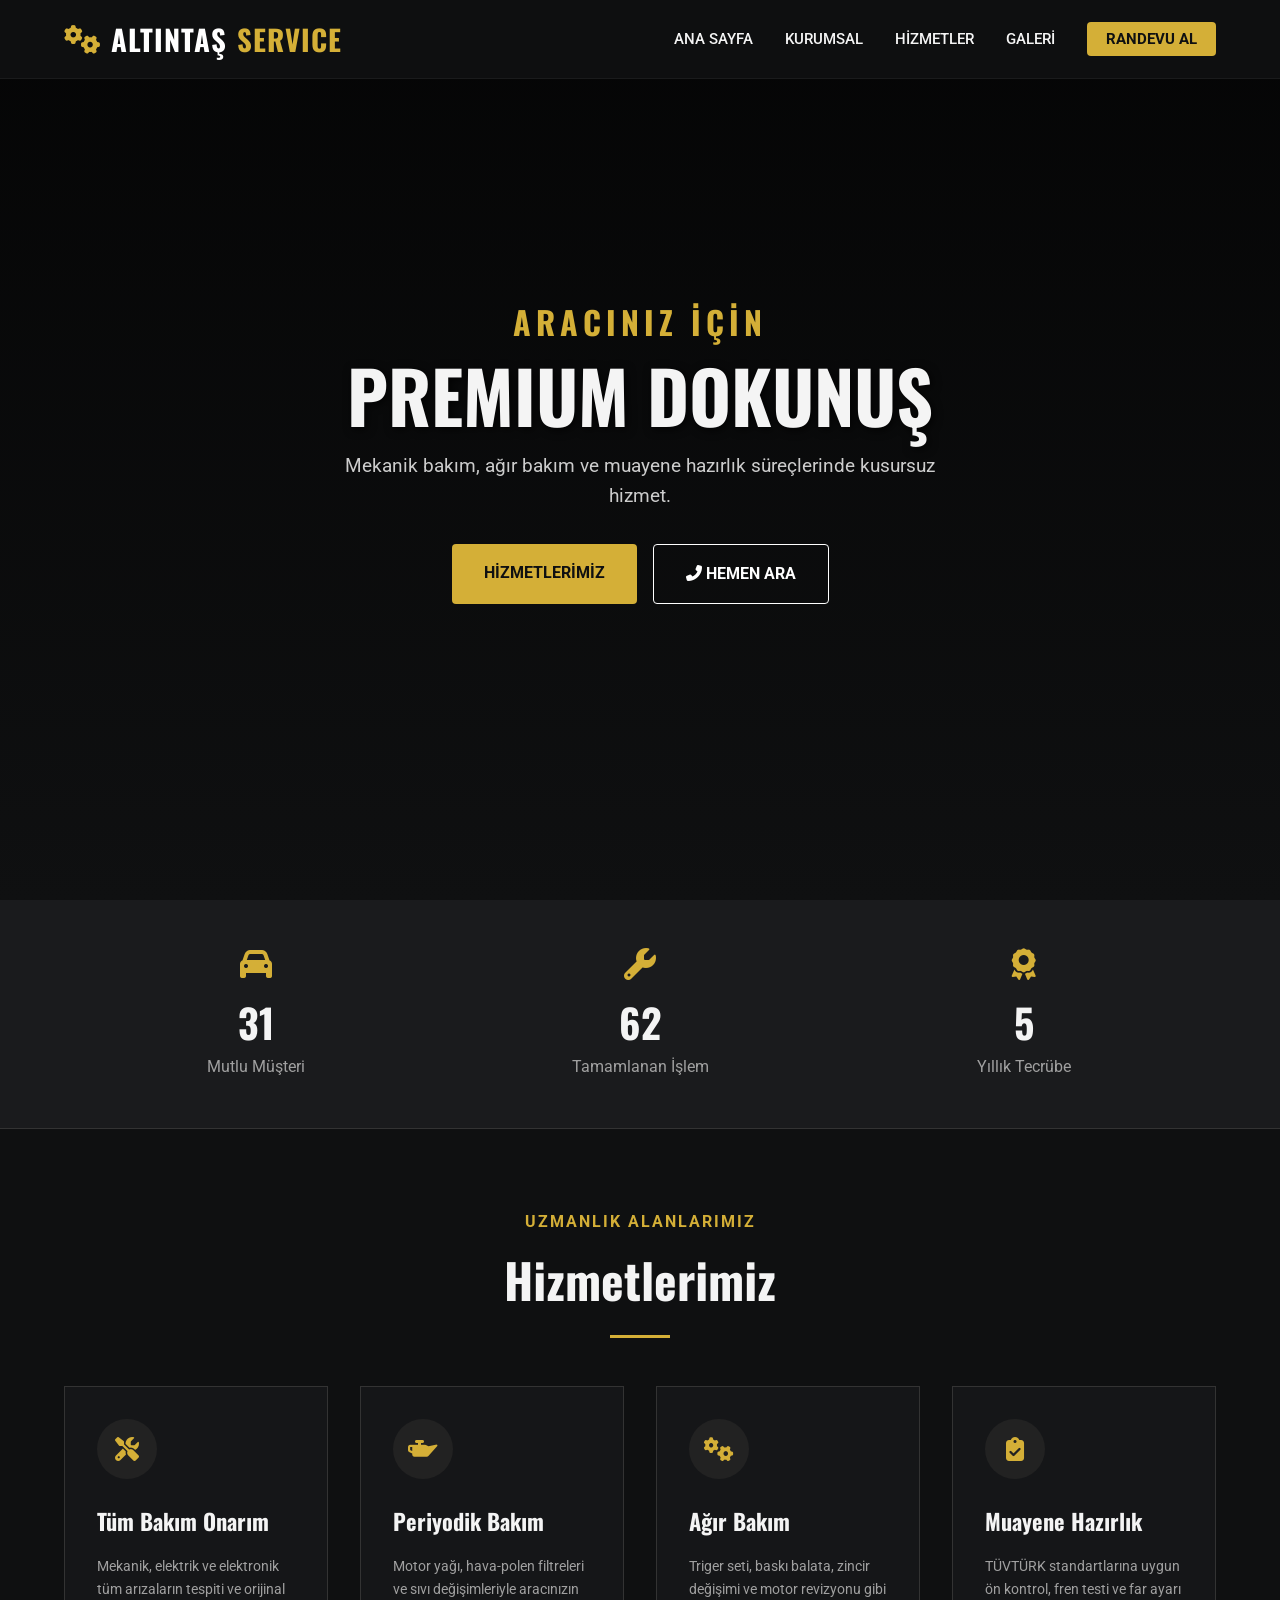
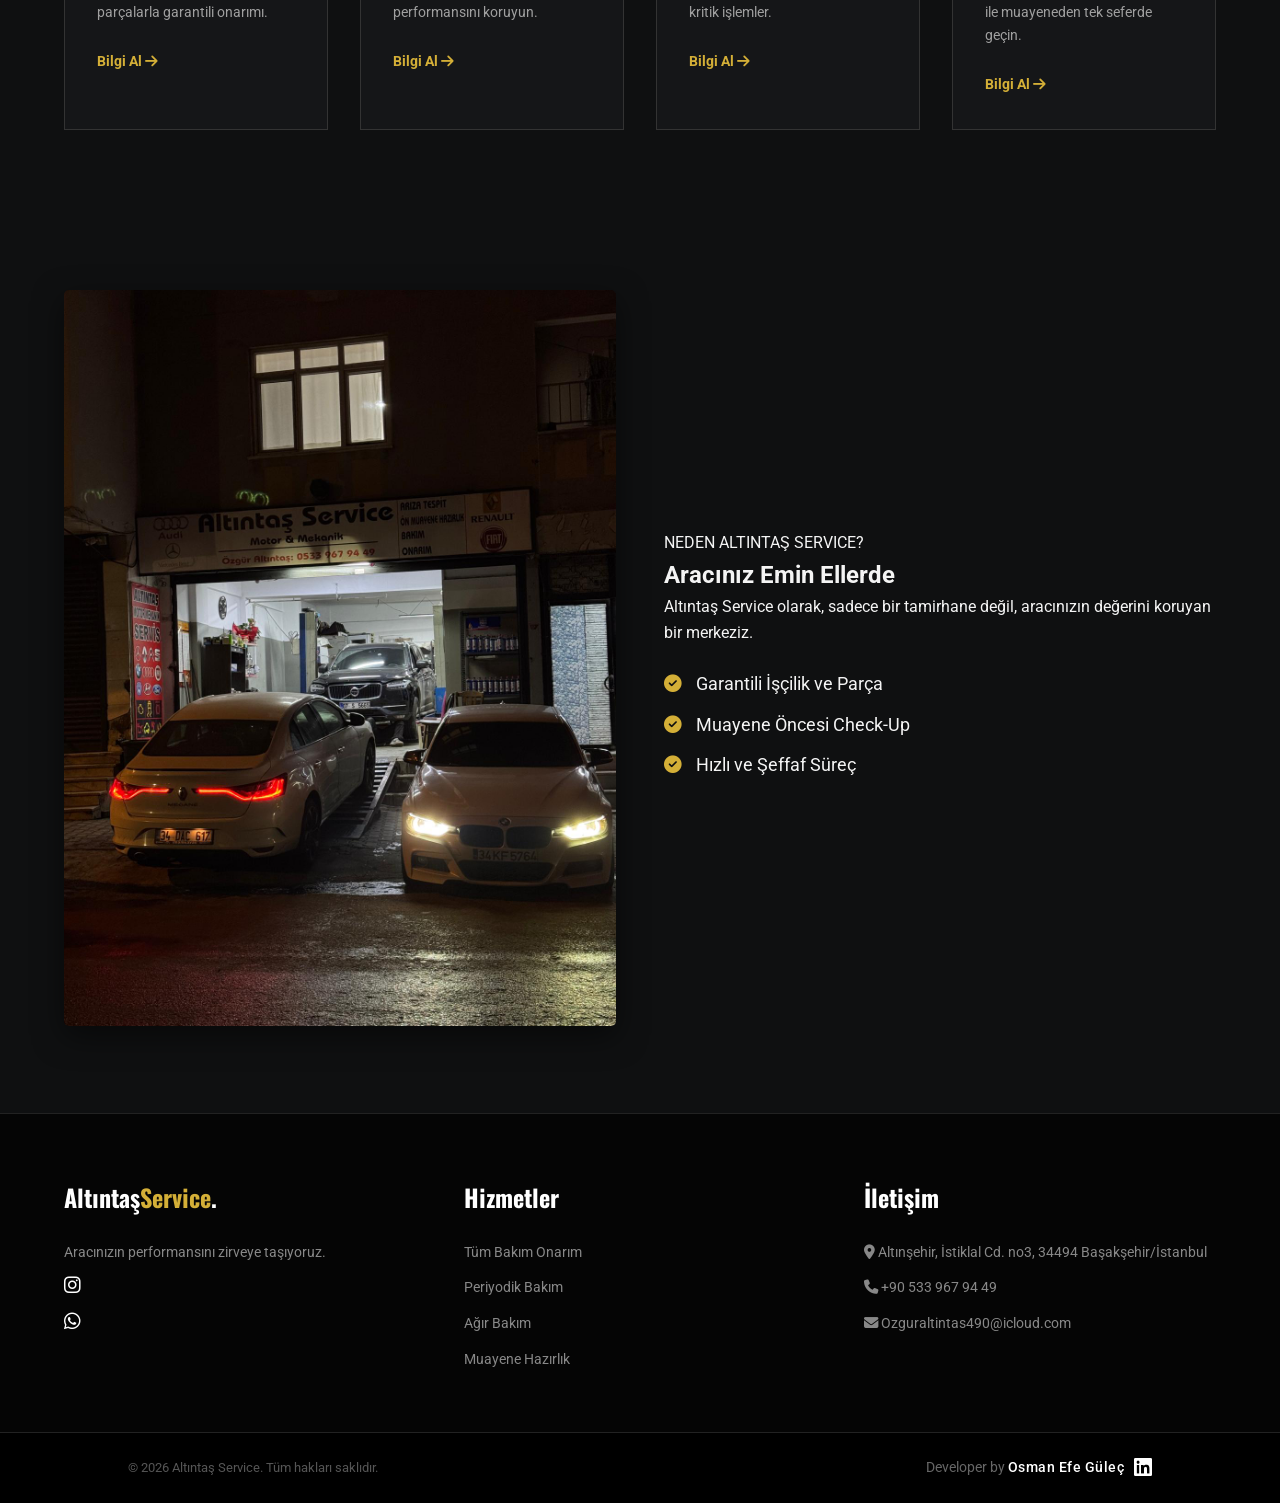
<file: index.html>
<!DOCTYPE html>
<html lang="tr">
<head>
    <meta charset="UTF-8">
    <meta name="viewport" content="width=device-width, initial-scale=1.0">
    <meta name="google-site-verification" content="iK4ZdCNpUbgRiX2cq0k-nYbkdba07A-B-Mx_IvpyADs" /> 
    <title>Altıntaş Service | Premium Oto Bakım</title>
    <link rel="preconnect" href="https://fonts.googleapis.com">
    <link rel="preconnect" href="https://fonts.gstatic.com" crossorigin>
    <link href="https://fonts.googleapis.com/css2?family=Oswald:wght@300;500;700&family=Roboto:wght@300;400;700&display=swap" rel="stylesheet">
    <link rel="stylesheet" href="https://cdnjs.cloudflare.com/ajax/libs/font-awesome/6.4.0/css/all.min.css">
    
    <link rel="stylesheet" href="style.css">
</head>
<body>

    <nav class="navbar">
        <div class="container nav-container">
            <a href="#" class="logo">
                <i class="fas fa-cogs gold-icon"></i> ALTINTAŞ<span class="gold-text">SERVICE</span>
            </a>
            <ul class="nav-links">
                <li><a href="#home">Ana Sayfa</a></li>
                <li><a href="#about">Kurumsal</a></li>
                <li><a href="#services">Hizmetler</a></li>
                <li><a href="#gallery">Galeri</a></li>
                <li><a href="#contact" class="btn-appointment">Randevu Al</a></li>
            </ul>
            <div class="hamburger">
                <span class="bar"></span>
                <span class="bar"></span>
                <span class="bar"></span>
            </div>
        </div>
    </nav>

    <section id="home" class="hero">
        <div class="overlay"></div>
        <div class="hero-content">
            <h2 class="animate-up">Aracınız İçin</h2>
            <h1 class="animate-up delay-1">PREMIUM DOKUNUŞ</h1>
            <p class="animate-up delay-2">Mekanik bakım, ağır bakım ve muayene hazırlık süreçlerinde kusursuz hizmet.</p>
            <div class="hero-btns animate-up delay-3">
                <a href="#services" class="btn-gold">Hizmetlerimiz</a>
                <a href="tel:+90 533 967 94 49" class="btn-transparent"><i class="fas fa-phone-alt"></i> Hemen Ara</a>
            </div>
        </div>
    </section>

    <section class="stats">
        <div class="container stat-grid">
            <div class="stat-item">
                <i class="fas fa-car"></i>
                <h3 class="counter" data-target="100">0</h3>
                <p>Mutlu Müşteri</p>
            </div>
            <div class="stat-item">
                <i class="fas fa-wrench"></i>
                <h3 class="counter" data-target="350">0</h3>
                <p>Tamamlanan İşlem</p>
            </div>
            <div class="stat-item">
                <i class="fas fa-award"></i>
                <h3 class="counter" data-target="5">0</h3>
                <p>Yıllık Tecrübe</p>
            </div>
        </div>
    </section>

    <section id="services" class="section dark-section">
        <div class="container">
            <div class="section-header">
                <span class="sub-title">UZMANLIK ALANLARIMIZ</span>
                <h2>Hizmetlerimiz</h2>
                <div class="line"></div>
            </div>
            
            <div class="services-grid">
                <div class="service-card reveal">
                    <div class="icon-box">
                        <i class="fas fa-tools"></i>
                    </div>
                    <h3>Tüm Bakım Onarım</h3>
                    <p>Mekanik, elektrik ve elektronik tüm arızaların tespiti ve orijinal parçalarla garantili onarımı.</p>
                    <a href="#contact" class="read-more">Bilgi Al <i class="fas fa-arrow-right"></i></a>
                </div>

                <div class="service-card reveal delay-1">
                    <div class="icon-box">
                        <i class="fas fa-oil-can"></i>
                    </div>
                    <h3>Periyodik Bakım</h3>
                    <p>Motor yağı, hava-polen filtreleri ve sıvı değişimleriyle aracınızın performansını koruyun.</p>
                    <a href="#contact" class="read-more">Bilgi Al <i class="fas fa-arrow-right"></i></a>
                </div>

                <div class="service-card reveal delay-2">
                    <div class="icon-box">
                        <i class="fas fa-cogs"></i>
                    </div>
                    <h3>Ağır Bakım</h3>
                    <p>Triger seti, baskı balata, zincir değişimi ve motor revizyonu gibi kritik işlemler.</p>
                    <a href="#contact" class="read-more">Bilgi Al <i class="fas fa-arrow-right"></i></a>
                </div>

                <div class="service-card reveal">
                    <div class="icon-box">
                        <i class="fas fa-clipboard-check"></i>
                    </div>
                    <h3>Muayene Hazırlık</h3>
                    <p>TÜVTÜRK standartlarına uygun ön kontrol, fren testi ve far ayarı ile muayeneden tek seferde geçin.</p>
                    <a href="#contact" class="read-more">Bilgi Al <i class="fas fa-arrow-right"></i></a>
                </div>
            </div>
        </div>
    </section>

    <section id="about" class="section split-section">
        <div class="container split-container">
            <div class="split-image reveal">
                <img src="foto.jpeg" alt="Motor Bakımı">
            </div>
            <div class="split-content reveal">
                <span class="sub-title">NEDEN ALTINTAŞ SERVICE?</span>
                <h2>Aracınız Emin Ellerde</h2>
                <p>Altıntaş Service olarak, sadece bir tamirhane değil, aracınızın değerini koruyan bir merkeziz.</p>
                <ul class="features-list">
                    <li><i class="fas fa-check-circle"></i> Garantili İşçilik ve Parça</li>
                    <li><i class="fas fa-check-circle"></i> Muayene Öncesi Check-Up</li>
                    <li><i class="fas fa-check-circle"></i> Hızlı ve Şeffaf Süreç</li>
                </ul>
            </div>
        </div>
    </section>

    <footer id="contact">
        <div class="container footer-content">
            <div class="footer-col">
                <h3>Altıntaş<span class="gold-text">Service</span>.</h3>
                <p>Aracınızın performansını zirveye taşıyoruz.</p>
                <div class="socials">
                    <a href="https://www.instagram.com/altintasservice"><i class="fab fa-instagram"></i></a>
                    <a href="https://wa.me/905339679449"><i class="fab fa-whatsapp"></i></a>
                </div>
            </div>
            <div class="footer-col">
                <h3>Hizmetler</h3>
                <ul>
                    <li><a href="#services">Tüm Bakım Onarım</a></li>
                    <li><a href="#services">Periyodik Bakım</a></li>
                    <li><a href="#services">Ağır Bakım</a></li>
                    <li><a href="#services">Muayene Hazırlık</a></li>
                </ul>
            </div>
            <div class="footer-col">
                <h3>İletişim</h3>
                <p><i class="fas fa-map-marker-alt"></i> Altınşehir, İstiklal Cd. no3, 34494 Başakşehir/İstanbul</p>
                <p><i class="fas fa-phone"></i> +90 533 967 94 49</p>
                <p><i class="fas fa-envelope"></i> Ozguraltintas490@icloud.com</p>
            </div>
        </div>
            <div class="footer-bottom">
        <div class="copyright">
            <p>&copy; <span id="year"></span> Altıntaş Service. Tüm hakları saklıdır.</p>
        </div>
        <div class="developer-signature">
            <p>Developer by <span class="dev-name">Osman Efe Güleç</span></p>
            <a href="https://www.linkedin.com/in/osmanefe60" target="_blank" class="linkedin-icon">
                <i class="fab fa-linkedin"></i>
            </a>
        </div>
    </div>
    
    <script src="script.js"></script>
</body>
</html>
</file>
<file: style.css>
/* --- Değişkenler --- */
:root {
    --gold: #d4af37;
    --gold-hover: #b59226;
    --dark: #0f1011; /* Carbon black */
    --dark-secondary: #1a1b1d;
    --text-light: #f4f4f4;
    --text-grey: #a0a0a0;
    --font-heading: 'Oswald', sans-serif;
    --font-body: 'Roboto', sans-serif;
}

* { margin: 0; padding: 0; box-sizing: border-box; }

body {
    font-family: var(--font-body);
    background-color: var(--dark);
    color: var(--text-light);
    line-height: 1.6;
    overflow-x: hidden;
}

a { text-decoration: none; color: inherit; transition: 0.3s; }
ul { list-style: none; }

/* --- Navbar --- */
.navbar {
    position: fixed;
    top: 0; width: 100%;
    padding: 1rem 0;
    z-index: 1000;
    background: rgba(15, 16, 17, 0.95);
    border-bottom: 1px solid rgba(255,255,255,0.05);
    transition: 0.4s;
}

.nav-container {
    display: flex; justify-content: space-between; align-items: center;
    width: 90%; max-width: 1200px; margin: 0 auto;
}

.logo {
    font-family: var(--font-heading);
    font-size: 1.8rem;
    font-weight: 700;
    letter-spacing: 1px;
    color: #fff;
    display: flex; align-items: center; gap: 10px;
}

.gold-text { color: var(--gold); }
.gold-icon { color: var(--gold); }

.nav-links { display: flex; gap: 2rem; align-items: center; }

.nav-links a {
    font-weight: 500;
    font-size: 0.95rem;
    text-transform: uppercase;
}

.nav-links a:hover { color: var(--gold); }

/* Randevu Butonu (Nav içi) */
.btn-appointment {
    background: var(--gold);
    color: var(--dark) !important;
    padding: 0.5rem 1.2rem;
    border-radius: 4px;
    font-weight: 700 !important;
}

.btn-appointment:hover { background: var(--gold-hover); }

/* Hamburger Menu */
.hamburger { display: none; cursor: pointer; }
.bar { display: block; width: 25px; height: 3px; margin: 5px auto; background-color: #fff; transition: 0.3s; }

/* --- Hero Section --- */
.hero {
    height: 100vh;
    background: url('https://images.unsplash.com/photo-1492144534655-ae79c964c9d7?auto=format&fit=crop&w=1920&q=80') center/cover no-repeat fixed;
    position: relative;
    display: flex;
    align-items: center;
    justify-content: center;
    text-align: center;
}

.overlay {
    position: absolute; top: 0; left: 0;
    width: 100%; height: 100%;
    background: linear-gradient(to bottom, rgba(0,0,0,0.7), rgba(15,16,17,1));
}

.hero-content { position: relative; z-index: 2; padding: 0 1rem; }

.hero h2 {
    font-family: var(--font-heading);
    font-size: 2rem;
    color: var(--gold);
    letter-spacing: 5px;
    text-transform: uppercase;
    margin-bottom: 0.5rem;
}

.hero h1 {
    font-family: var(--font-heading);
    font-size: 4.5rem;
    line-height: 1.1;
    margin-bottom: 1rem;
    text-shadow: 2px 2px 10px rgba(0,0,0,0.8);
}

.hero p {
    font-size: 1.2rem;
    color: #ccc;
    max-width: 600px;
    margin: 0 auto 2rem auto;
}

.hero-btns { display: flex; gap: 1rem; justify-content: center; }

.btn-gold {
    background: var(--gold);
    color: var(--dark);
    padding: 1rem 2rem;
    font-weight: 700;
    text-transform: uppercase;
    border-radius: 4px;
}

.btn-transparent {
    border: 1px solid #fff;
    color: #fff;
    padding: 1rem 2rem;
    font-weight: 700;
    text-transform: uppercase;
    border-radius: 4px;
}

.btn-transparent:hover { background: #fff; color: var(--dark); }

/* --- Stats Section --- */
.stats {
    background: var(--dark-secondary);
    padding: 3rem 0;
    border-bottom: 1px solid #333;
}

.stat-grid {
    display: grid;
    grid-template-columns: repeat(3, 1fr);
    text-align: center;
}

.stat-item i { font-size: 2rem; color: var(--gold); margin-bottom: 10px; }
.stat-item h3 { font-size: 2.5rem; font-family: var(--font-heading); }
.stat-item p { color: var(--text-grey); }

/* --- Services --- */
.section { padding: 5rem 0; }
.container { width: 90%; max-width: 1200px; margin: 0 auto; }

.section-header { text-align: center; margin-bottom: 3rem; }
.section-header .sub-title { color: var(--gold); font-weight: 700; letter-spacing: 2px; }
.section-header h2 { font-family: var(--font-heading); font-size: 3rem; margin-top: 0.5rem; }
.line { width: 60px; height: 3px; background: var(--gold); margin: 1rem auto; }

.services-grid {
    display: grid;
    grid-template-columns: repeat(auto-fit, minmax(250px, 1fr));
    gap: 2rem;
}

.service-card {
    background: #151618;
    padding: 2rem;
    border: 1px solid #333;
    transition: 0.3s;
    position: relative;
    overflow: hidden;
}

.service-card:hover {
    border-color: var(--gold);
    transform: translateY(-5px);
}

.service-card:hover .icon-box { background: var(--gold); color: var(--dark); }

.icon-box {
    width: 60px; height: 60px;
    background: #222;
    color: var(--gold);
    display: flex; align-items: center; justify-content: center;
    border-radius: 50%;
    font-size: 1.5rem;
    margin-bottom: 1.5rem;
    transition: 0.3s;
}

.service-card h3 { font-family: var(--font-heading); margin-bottom: 1rem; font-size: 1.4rem; }
.service-card p { color: var(--text-grey); font-size: 0.9rem; margin-bottom: 1.5rem; }
.read-more { color: var(--gold); font-size: 0.9rem; font-weight: 700; }

/* --- Split Section (About) --- */
.split-container { display: flex; gap: 3rem; align-items: center; }
.split-image { flex: 1; }
.split-image img { width: 100%; border-radius: 5px; box-shadow: 0 10px 30px rgba(0,0,0,0.5); }
.split-content { flex: 1; }

.features-list { margin-top: 1.5rem; }
.features-list li { margin-bottom: 0.8rem; font-size: 1.1rem; }
.features-list i { color: var(--gold); margin-right: 10px; }

/* --- Footer --- */
footer { background: #050505; color: #fff; padding-top: 4rem; border-top: 1px solid #222; }
.footer-content {
    display: grid;
    grid-template-columns: repeat(auto-fit, minmax(250px, 1fr));
    gap: 3rem;
    padding-bottom: 3rem;
}
.footer-col h3 { font-family: var(--font-heading); margin-bottom: 1.5rem; font-size: 1.5rem; }
.footer-col p, .footer-col a { color: #888; font-size: 0.9rem; margin-bottom: 0.8rem; display: block; }
.footer-col a:hover { color: var(--gold); }
.socials i { font-size: 1.2rem; margin-right: 15px; color: #fff; transition: 0.3s; }
.socials i:hover { color: var(--gold); }
.footer-bottom { background: #000; text-align: center; padding: 1.5rem; color: #555; font-size: 0.8rem; }

/* --- Responsive (Mobil) --- */
@media (max-width: 768px) {
    .hamburger { display: block; }

    .nav-links {
        position: fixed;
        right: -100%; top: 70px;
        flex-direction: column;
        background: #111;
        width: 80%; height: 100vh;
        padding-top: 2rem;
        transition: 0.3s;
        border-left: 1px solid #333;
    }

    .nav-links.active { right: 0; }

    .hero h1 { font-size: 2.8rem; }
    .hero h2 { font-size: 1.2rem; }
    
    .split-container { flex-direction: column; }
    .hero-btns { flex-direction: column; }
    .stat-grid { grid-template-columns: 1fr; gap: 2rem; }
}

/* --- Animasyon Sınıfları --- */
.animate-up { opacity: 0; transform: translateY(30px); animation: fadeInUp 0.8s forwards; }
.delay-1 { animation-delay: 0.2s; }
.delay-2 { animation-delay: 0.4s; }
.delay-3 { animation-delay: 0.6s; }

@keyframes fadeInUp { to { opacity: 1; transform: translateY(0); } }

.reveal { opacity: 0; transform: translateY(50px); transition: 1s all ease; }
.reveal.active { opacity: 1; transform: translateY(0); }
/* --- Footer Developer İmzası --- */
.footer-bottom {
    display: flex;
    flex-direction: column;
    align-items: center;
    gap: 10px;
    padding: 1.5rem;
    background: #000;
    border-top: 1px solid #222;
}

.developer-signature {
    display: flex;
    align-items: center;
    gap: 10px;
    font-family: var(--font-body);
    font-size: 0.85rem;
    color: #666;
}

.dev-name {
    color: #fff; /* İsim beyaz olsun, öne çıksın */
    font-weight: 500;
    letter-spacing: 0.5px;
}

.linkedin-icon {
    display: flex;
    align-items: center;
    justify-content: center;
    font-size: 1.3rem;
    color: #fff; /* Başlangıçta beyaz */
    transition: all 0.3s ease;
}

.linkedin-icon:hover {
    color: var(--gold); /* Üzerine gelince Altın rengi olsun */
    transform: scale(1.1); /* Hafif büyüme efekti */
}

/* Mobil uyumluluk için footer düzeni */
@media (min-width: 768px) {
    .footer-bottom {
        flex-direction: row;
        justify-content: space-between; /* Masaüstünde sağa ve sola yasla */
        padding: 1.5rem 10%; /* Kenarlardan boşluk */
    }
}
</file>
